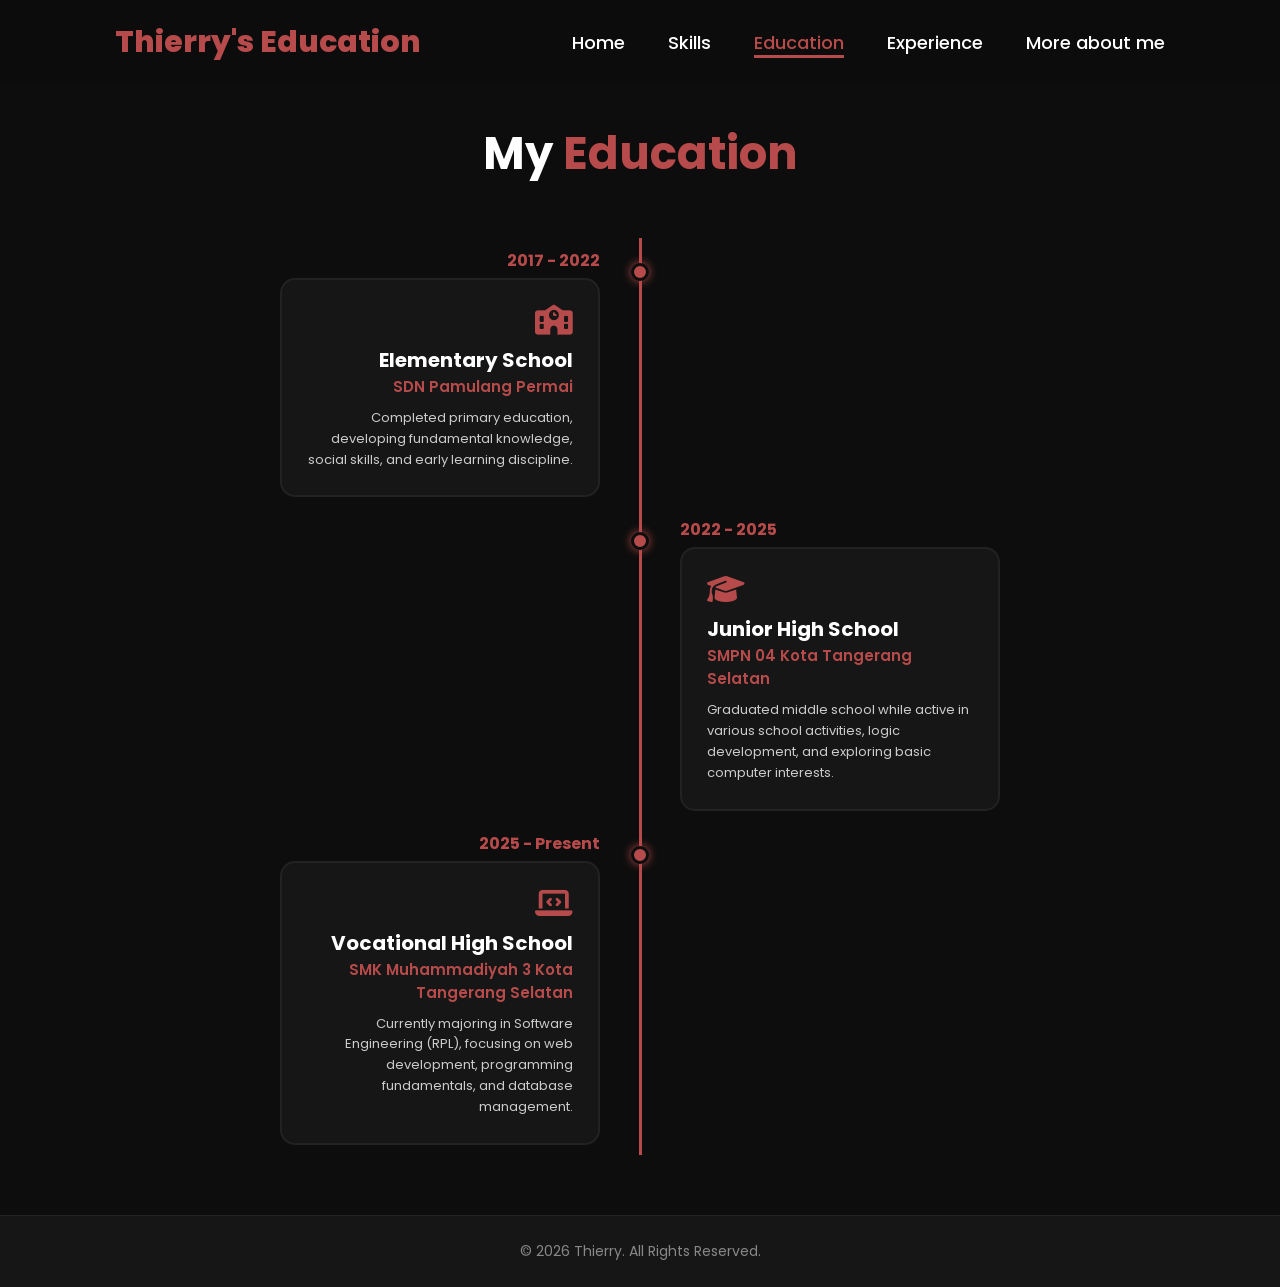
<file: education.html>
<!DOCTYPE html>
<html lang="en">
<head>
    <meta charset="UTF-8">
    <meta name="viewport" content="width=device-width, initial-scale=1.0">
    <title>Education - Thierry</title>

    <!-- Font Awesome CDN -->
    <link rel="stylesheet" href="https://cdnjs.cloudflare.com/ajax/libs/font-awesome/6.5.1/css/all.min.css">

    <!-- CSS Khusus Education -->
    <link rel="stylesheet" href="css/education.css">
</head>
<body>

    <!-- Header / Navbar -->
    <header>
        <a href="index.html" class="logo">Thierry's Education</a>

        <nav>
            <a href="index.html">Home</a>
            <a href="Skills.html">Skills</a>
            <a href="education.html" class="active">Education</a>
            <a href="Experience.html">Experience</a>
            <a href="More about me.html">More about me</a>
        </nav>
    </header>

    <!-- Seksi Education -->
    <section class="education">
        <h2 class="heading">My <span>Education</span></h2>

        <div class="timeline">
            <!-- 1. Elementary School -->
            <div class="timeline-item">
                <div class="timeline-dot"></div>
                <div class="timeline-date">2017 - 2022</div>
                <div class="timeline-content">
                    <i class="fa-solid fa-school"></i>
                    <h3>Elementary School</h3>
                    <h4>SDN Pamulang Permai</h4>
                    <p>Completed primary education, developing fundamental knowledge, social skills, and early learning discipline.</p>
                </div>
            </div>

            <!-- 2. Junior High School -->
            <div class="timeline-item">
                <div class="timeline-dot"></div>
                <div class="timeline-date">2022 - 2025</div>
                <div class="timeline-content">
                    <i class="fa-solid fa-graduation-cap"></i>
                    <h3>Junior High School</h3>
                    <h4>SMPN 04 Kota Tangerang Selatan</h4>
                    <p>Graduated middle school while active in various school activities, logic development, and exploring basic computer interests.</p>
                </div>
            </div>

            <!-- 3. Vocational High School -->
            <div class="timeline-item">
                <div class="timeline-dot"></div>
                <div class="timeline-date">2025 - Present</div>
                <div class="timeline-content">
                    <i class="fa-solid fa-laptop-code"></i>
                    <h3>Vocational High School</h3>
                    <h4>SMK Muhammadiyah 3 Kota Tangerang Selatan</h4>
                    <p>Currently majoring in Software Engineering (RPL), focusing on web development, programming fundamentals, and database management.</p>
                </div>
            </div>
        </div>
    </section>

    <!-- Footer -->
    <footer>
        <p>&copy; 2026 Thierry. All Rights Reserved.</p>
    </footer>

</body>
</html>
</file>
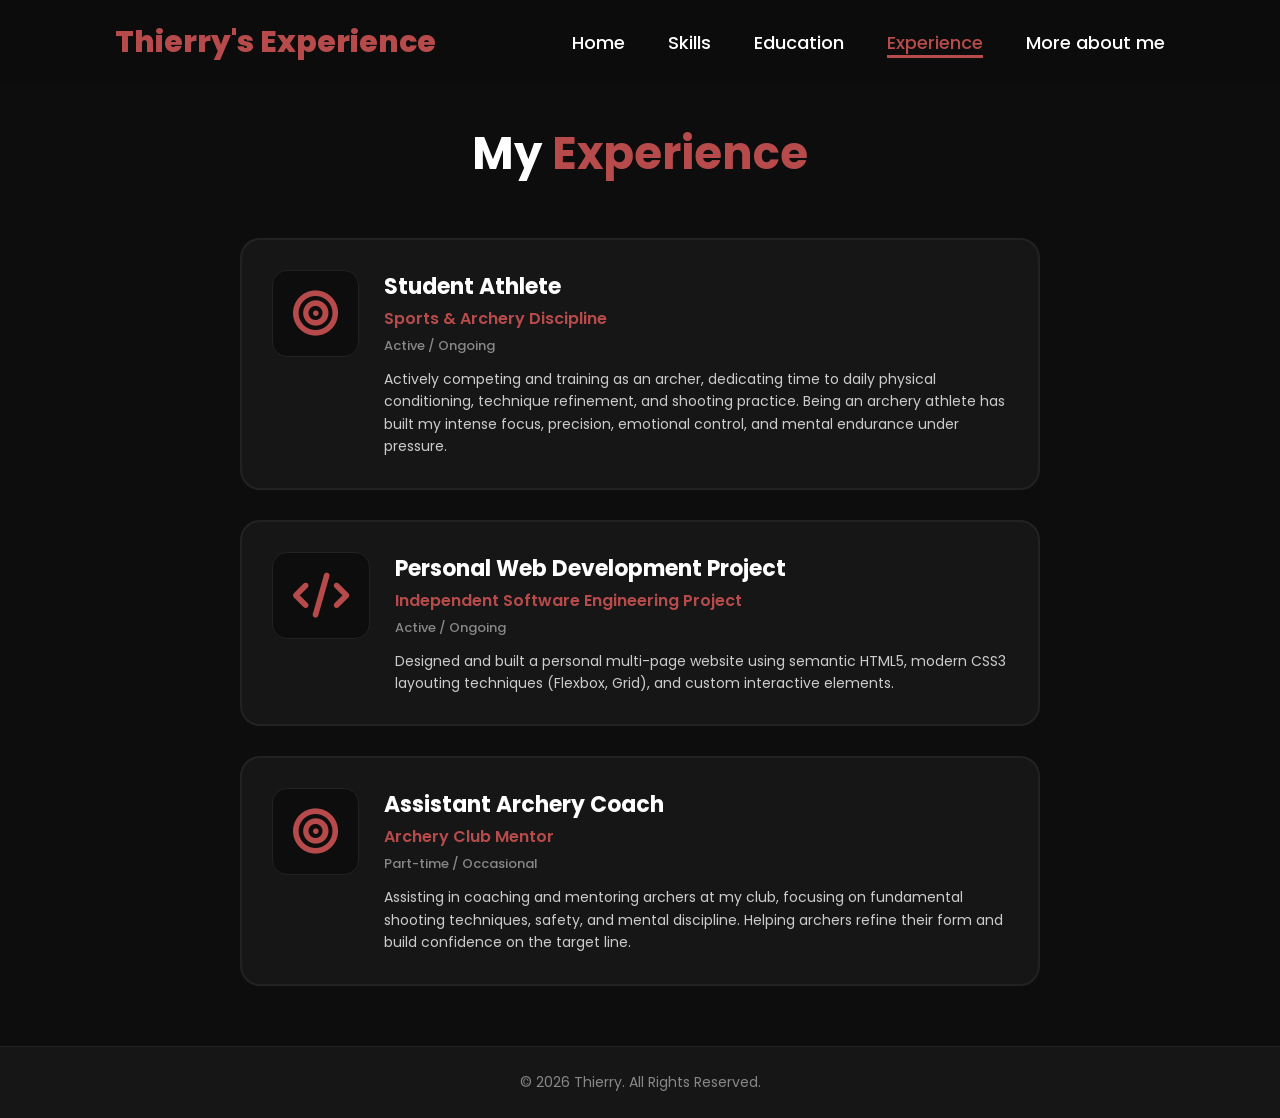
<file: experience.html>
<!DOCTYPE html>
<html lang="en">
<head>
    <meta charset="UTF-8">
    <meta name="viewport" content="width=device-width, initial-scale=1.0">
    <title>Experience - Thierry</title>

    <!-- Font Awesome CDN -->
    <link rel="stylesheet" href="https://cdnjs.cloudflare.com/ajax/libs/font-awesome/6.5.1/css/all.min.css">

    <!-- CSS Khusus Experience -->
    <link rel="stylesheet" href="css/experience.css">
</head>
<body>

    <!-- Header / Navbar -->
    <header>
        <a href="index.html" class="logo">Thierry's Experience</a>

        <nav>
            <a href="index.html">Home</a>
            <a href="Skills.html">Skills</a>
            <a href="Education.html">Education</a>
            <a href="experience.html" class="active">Experience</a>
            <a href="More about me.html">More about me</a>
        </nav>
    </header>

    <!-- Seksi Experience -->
    <section class="experience">
        <h2 class="heading">My <span>Experience</span></h2>

        <div class="experience-container">
            <!-- 1. Pengalaman Sebagai Atlet -->
            <div class="experience-box">
                <i class="fa-solid fa-bullseye"></i>
                <div class="experience-info">
                    <h3>Student Athlete</h3>
                    <h4>Sports & Archery Discipline</h4>
                    <span class="date">Active / Ongoing</span>
                    <p>Actively competing and training as an archer, dedicating time to daily physical conditioning, technique refinement, and shooting practice. Being an archery athlete has built my intense focus, precision, emotional control, and mental endurance under pressure.</p>
                </div>
            </div>

            <!-- 2. Pengalaman Proyek Coding (Website Portofolio) -->
            <div class="experience-box">
                <i class="fa-solid fa-code"></i>
                <div class="experience-info">
                    <h3>Personal Web Development Project</h3>
                    <h4>Independent Software Engineering Project</h4>
                    <span class="date">Active / Ongoing</span>
                    <p>Designed and built a personal multi-page website using semantic HTML5, modern CSS3 layouting techniques (Flexbox, Grid), and custom interactive elements.</p>
                </div>
            </div>

            <div class="experience-box">
                <i class="fa-solid fa-bullseye"></i>
                <div class="experience-info">
                    <h3>Assistant Archery Coach</h3>
                    <h4>Archery Club Mentor</h4>
                    <span class="date">Part-time / Occasional</span>
                    <p>Assisting in coaching and mentoring archers at my club, focusing on fundamental shooting techniques, safety, and mental discipline. Helping archers refine their form and build confidence on the target line.</p>
                </div>
        </div>
    </section>

    <!-- Footer -->
    <footer>
        <p>&copy; 2026 Thierry. All Rights Reserved.</p>
    </footer>

</body>
</html>
</file>
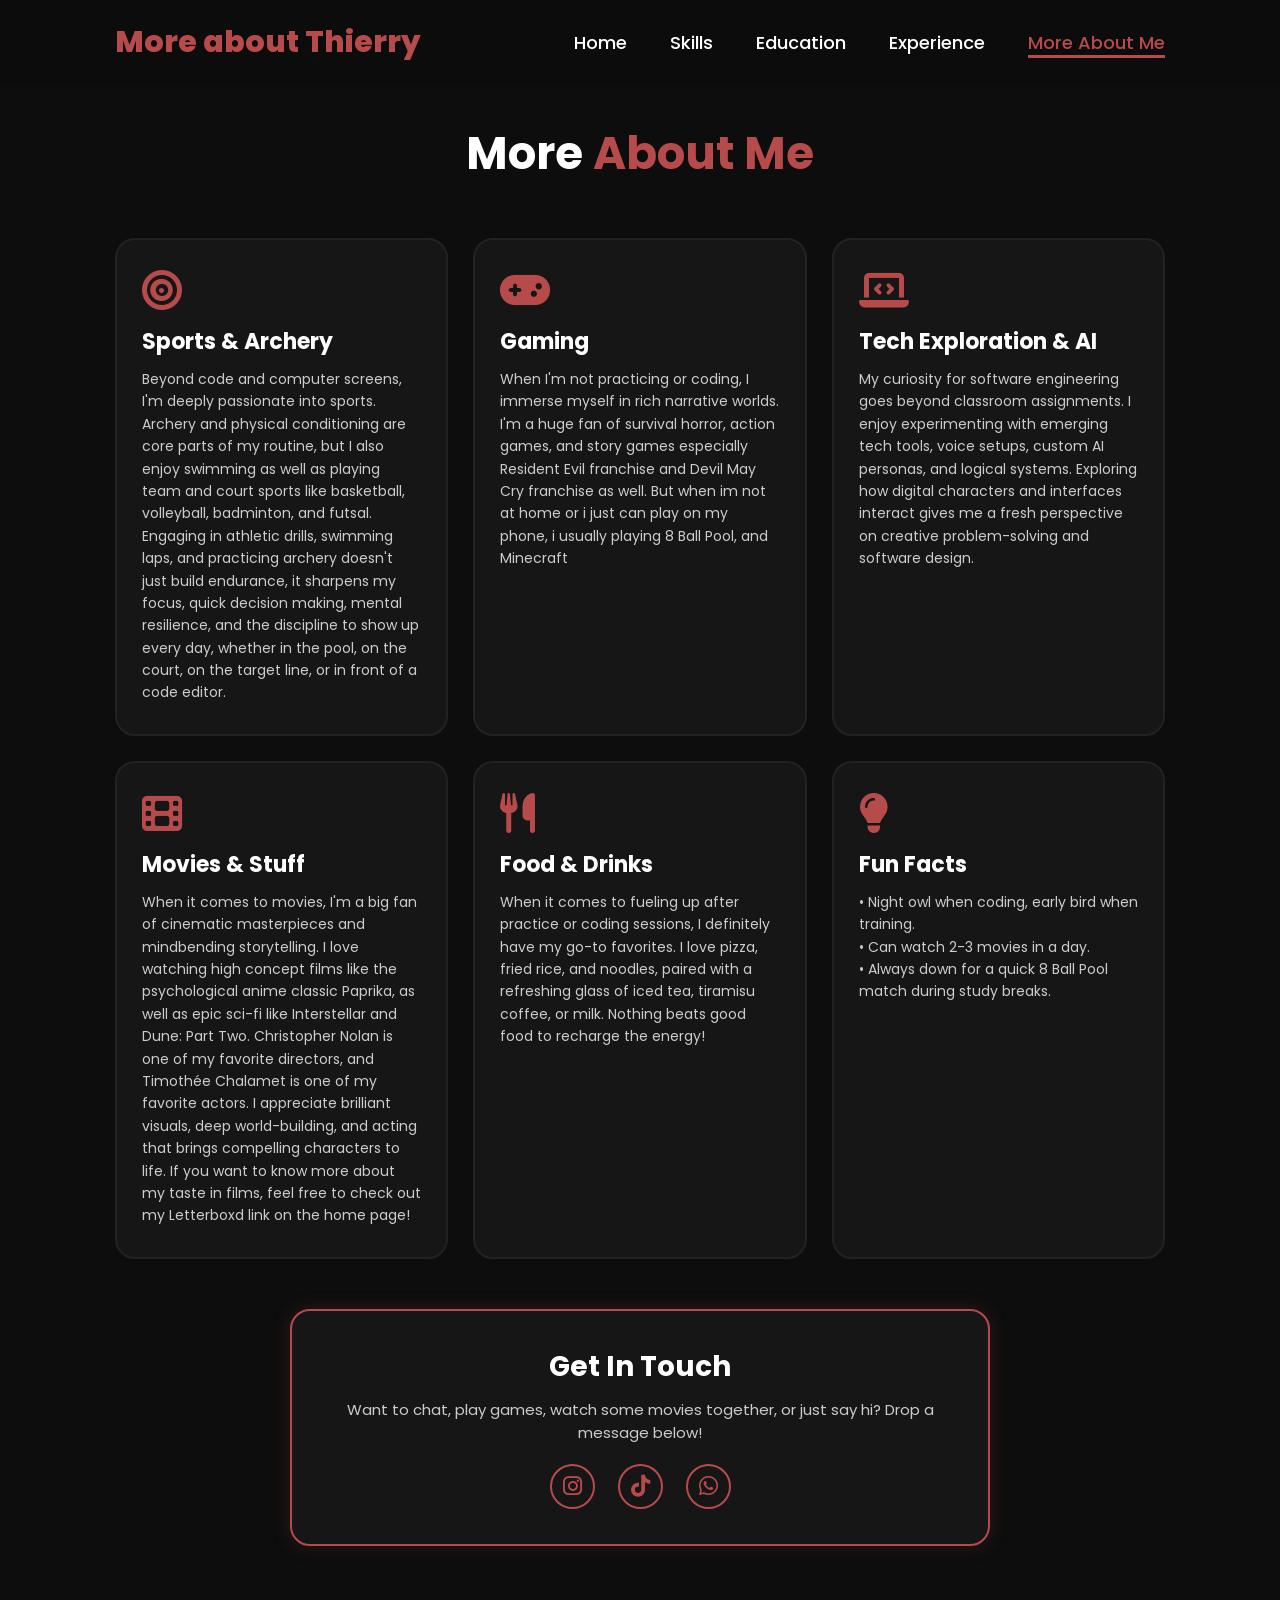
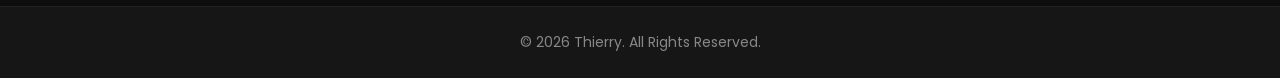
<file: more-about.html>
<!DOCTYPE html>
<html lang="en">
<head>
    <meta charset="UTF-8">
    <meta name="viewport" content="width=device-width, initial-scale=1.0">
    <title>More About Me - Thierry</title>

    <!-- Font Awesome CDN -->
    <link rel="stylesheet" href="https://cdnjs.cloudflare.com/ajax/libs/font-awesome/6.5.1/css/all.min.css">

    <!-- CSS Khusus More About Me -->
    <link rel="stylesheet" href="css/more-about.css">
</head>
<body>

    <!-- Header / Navbar -->
    <header>
        <a href="index.html" class="logo">More about Thierry</a>

        <nav>
            <a href="index.html">Home</a>
            <a href="skills.html">Skills</a>
            <a href="education.html">Education</a>
            <a href="Experience.html">Experience</a>
            <a href="more-about.html" class="active">More About Me</a>
        </nav>
    </header>

    <!-- Seksi More About Me -->
    <section class="more-about">
        <h2 class="heading">More <span>About Me</span></h2>

        <div class="about-grid">
            <!-- 1. Athletics & Archery -->
            <div class="about-card">
                <i class="fa-solid fa-bullseye"></i>
                <h3>Sports & Archery</h3>
                <p>Beyond code and computer screens, I'm deeply passionate into sports. Archery and physical conditioning are core parts of my routine, but I also enjoy swimming as well as playing team and court sports like basketball, volleyball, badminton, and futsal. Engaging in athletic drills, swimming laps, and practicing archery doesn't just build endurance, it sharpens my focus, quick decision making, mental resilience, and the discipline to show up every day, whether in the pool, on the court, on the target line, or in front of a code editor.</p>
            </div>

            <!-- 2. Gaming, Movies & Stories -->
            <div class="about-card">
                <i class="fa-solid fa-gamepad"></i>
                <h3>Gaming</h3>
                <p>When I'm not practicing or coding, I immerse myself in rich narrative worlds. I'm a huge fan of survival horror, action games, and story games especially Resident Evil franchise and Devil May Cry franchise as well. But when im not at home or i just can play on my phone, i usually playing 8 Ball Pool, and Minecraft</p>
            </div>

            <!-- 3. Tech Exploration & AI -->
            <div class="about-card">
                <i class="fa-solid fa-laptop-code"></i>
                <h3>Tech Exploration & AI</h3>
                <p>My curiosity for software engineering goes beyond classroom assignments. I enjoy experimenting with emerging tech tools, voice setups, custom AI personas, and logical systems. Exploring how digital characters and interfaces interact gives me a fresh perspective on creative problem-solving and software design.</p>
            </div>

            <div class="about-card">
                <i class="fa-solid fa-film"></i>
                <h3>Movies & Stuff</h3>
                <p>When it comes to movies, I'm a big fan of cinematic masterpieces and mindbending storytelling. I love watching high concept films like the psychological anime classic Paprika, as well as epic sci-fi like Interstellar and Dune: Part Two. Christopher Nolan is one of my favorite directors, and Timothée Chalamet is one of my favorite actors. I appreciate brilliant visuals, deep world-building, and acting that brings compelling characters to life. If you want to know more about my taste in films, feel free to check out my Letterboxd link on the home page!</p>
            </div>

            <div class="about-card">
                <i class="fa-solid fa-utensils"></i>
                <h3>Food & Drinks</h3>
                <p>When it comes to fueling up after practice or coding sessions, I definitely have my go-to favorites. I love pizza, fried rice, and noodles, paired with a refreshing glass of iced tea, tiramisu coffee, or milk. Nothing beats good food to recharge the energy!</p>
            </div>

            <div class="about-card">
                <i class="fa-solid fa-lightbulb"></i>
                <h3>Fun Facts</h3>
                <p>• Night owl when coding, early bird when training.<br> • Can watch 2-3 movies in a day.<br> • Always down for a quick 8 Ball Pool match during study breaks.</p>
            </div>
        </div>

        <!-- Kartu Kontak Ringkas (Get In Touch) -->
        <div class="contact-box">
            <h3>Get In Touch</h3>
            <p>Want to chat, play games, watch some movies together, or just say hi? Drop a message below!</p>
            <div class="social-icons">
                <a href="https://www.Instagram.com/thierry.dimr"><i class="fa-brands fa-instagram"></i></a>
                <a href="#"><i class="fa-brands fa-tiktok"></i></a>
                <a href="#"><i class="fa-brands fa-whatsapp"></i></a>
            </div>
        </div>
    </section>

    <!-- Footer -->
    <footer>
        <p>&copy; 2026 Thierry. All Rights Reserved.</p>
    </footer>

</body>
</html>
</file>
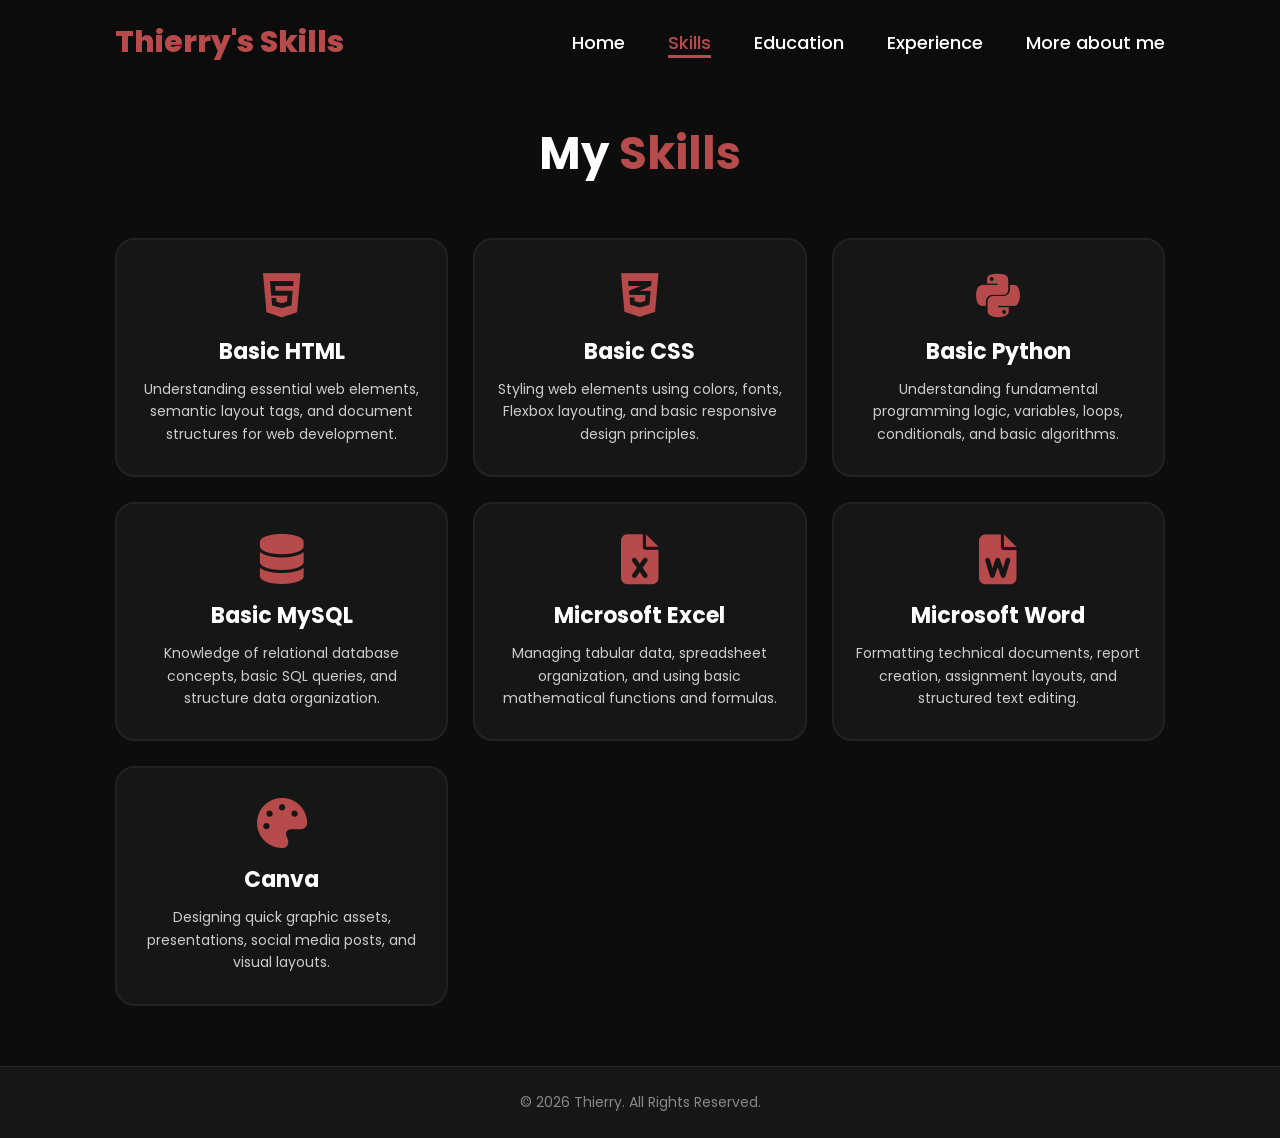
<file: skills.html>
<!DOCTYPE html>
<html lang="en">
<head>
    <meta charset="UTF-8">
    <meta name="viewport" content="width=device-width, initial-scale=1.0">
    <title>Skills - Thierry</title>

    <!-- Font Awesome CDN -->
    <link rel="stylesheet" href="https://cdnjs.cloudflare.com/ajax/libs/font-awesome/6.5.1/css/all.min.css">

    <!-- CSS Khusus Skills -->
    <link rel="stylesheet" href="css/skills.css">
</head>
<body>

    <!-- Header / Navbar -->
    <header>
        <a href="index.html" class="logo">Thierry's Skills</a>

        <nav>
            <a href="index.html">Home</a>
            <a href="skills.html" class="active">Skills</a>
            <a href="Education.html">Education</a>
            <a href="Experience.html">Experience</a>
            <a href="More about me.html">More about me</a>
        </nav>
    </header>

    <!-- Seksi Skills -->
    <section class="skills">
        <h2 class="heading">My <span>Skills</span></h2>

        <div class="skills-container">
            <!-- 1. HTML -->
            <div class="skills-box">
                <i class="fa-brands fa-html5"></i>
                <h3>Basic HTML</h3>
                <p>Understanding essential web elements, semantic layout tags, and document structures for web development.</p>
            </div>

            <!-- 2. CSS -->
            <div class="skills-box">
                <i class="fa-brands fa-css3-alt"></i>
                <h3>Basic CSS</h3>
                <p>Styling web elements using colors, fonts, Flexbox layouting, and basic responsive design principles.</p>
            </div>

            <!-- 3. Python -->
            <div class="skills-box">
                <i class="fa-brands fa-python"></i>
                <h3>Basic Python</h3>
                <p>Understanding fundamental programming logic, variables, loops, conditionals, and basic algorithms.</p>
            </div>

            <!-- 4. MySQL -->
            <div class="skills-box">
                <i class="fa-solid fa-database"></i>
                <h3>Basic MySQL</h3>
                <p>Knowledge of relational database concepts, basic SQL queries, and structure data organization.</p>
            </div>

            <!-- 5. Microsoft Excel -->
            <div class="skills-box">
                <i class="fa-solid fa-file-excel"></i>
                <h3>Microsoft Excel</h3>
                <p>Managing tabular data, spreadsheet organization, and using basic mathematical functions and formulas.</p>
            </div>

            <!-- 6. Microsoft Word -->
            <div class="skills-box">
                <i class="fa-solid fa-file-word"></i>
                <h3>Microsoft Word</h3>
                <p>Formatting technical documents, report creation, assignment layouts, and structured text editing.</p>
            </div>

            <!-- 7. Canva -->
            <div class="skills-box">
                <i class="fa-solid fa-palette"></i>
                <h3>Canva</h3>
                <p>Designing quick graphic assets, presentations, social media posts, and visual layouts.</p>
            </div>
        </div>
    </section>

    <!-- Footer -->
    <footer>
        <p>&copy; 2026 Thierry. All Rights Reserved.</p>
    </footer>

</body>
</html>
</file>
<file: css/education.css>
@import url('https://fonts.googleapis.com/css2?family=Poppins:wght@300;400;500;600;700;800;900&display=swap');

* {
    margin: 0;
    padding: 0;
    box-sizing: border-box;
    text-decoration: none;
    border: none;
    outline: none;
    font-family: 'Poppins', sans-serif;
}

html {
    font-size: 62.5%;
    scroll-behavior: smooth;
}

body {
    width: 100%;
    min-height: 100vh;
    overflow-x: hidden;
    background-color: #0d0d0d;
    color: white;
}

/* --- HEADER / NAVBAR --- */
header {
    position: fixed;
    top: 0;
    left: 0;
    width: 100%;
    padding: 2rem 9%;
    background-color: rgba(13, 13, 13, 0.85);
    backdrop-filter: blur(10px);
    display: flex;
    justify-content: space-between;
    align-items: center;
    z-index: 100;
}

.logo {
    font-size: 3rem;
    color: #b74b4b;
    font-weight: 800;
    cursor: pointer;
    transition: 0.5s ease;
}

.logo:hover {
    transform: scale(1.1);
}

nav a {
    font-size: 1.8rem;
    color: white;
    margin-left: 4rem;
    font-weight: 500;
    transition: 0.3s ease;
    border-bottom: 3px solid transparent;
}

nav a:hover,
nav a.active {
    color: #b74b4b;
    border-bottom: 3px solid #b74b4b;
}

/* --- EDUCATION TIMELINE SECTION --- */
section {
    min-height: 100vh;
    padding: 12rem 9% 6rem;
}

.heading {
    text-align: center;
    font-size: 4.5rem;
    font-weight: 700;
    margin-bottom: 5rem;
}

span {
    color: #b74b4b;
}

.timeline {
    position: relative;
    max-width: 800px;
    margin: 0 auto;
}

/* Garis Tengah Timeline */
.timeline::after {
    content: '';
    position: absolute;
    width: 3px;
    background-color: #b74b4b;
    top: 0;
    bottom: 0;
    left: 50%;
    margin-left: -1.5px;
}

.timeline-item {
    padding: 10px 40px;
    position: relative;
    background-color: inherit;
    width: 50%;
}

/* Penataan Kiri dan Kanan */
.timeline-item:nth-child(odd) {
    left: 0;
    text-align: right;
}

.timeline-item:nth-child(even) {
    left: 50%;
    text-align: left;
}

/* Titik Glowing Merah di Garis */
.timeline-dot {
    height: 18px;
    width: 18px;
    position: absolute;
    background-color: #b74b4b;
    border: 3px solid #0d0d0d;
    top: 25px;
    border-radius: 50%;
    z-index: 1;
    box-shadow: 0 0 10px #b74b4b;
}

.timeline-item:nth-child(odd) .timeline-dot {
    right: -9px;
}

.timeline-item:nth-child(even) .timeline-dot {
    left: -9px;
}

.timeline-date {
    font-size: 1.6rem;
    font-weight: 700;
    color: #b74b4b;
    margin-bottom: 0.5rem;
}

.timeline-content {
    padding: 2.5rem;
    background-color: #161616;
    position: relative;
    border-radius: 1.5rem;
    border: 2px solid #222;
    transition: 0.4s ease;
}

.timeline-content:hover {
    border-color: #b74b4b;
    transform: translateY(-5px);
    box-shadow: 0 0 20px rgba(183, 75, 75, 0.3);
}

.timeline-content i {
    font-size: 3rem;
    color: #b74b4b;
    margin-bottom: 1rem;
}

.timeline-content h3 {
    font-size: 2rem;
    font-weight: 700;
    color: white;
}

.timeline-content h4 {
    font-size: 1.5rem;
    font-weight: 600;
    color: #b74b4b;
    margin-bottom: 1rem;
}

.timeline-content p {
    font-size: 1.3rem;
    color: #ccc;
    line-height: 1.6;
}

/* --- FOOTER --- */
footer {
    text-align: center;
    padding: 2.5rem 9%;
    background-color: #161616;
    color: #888;
    font-size: 1.4rem;
    border-top: 1px solid #222;
}

/* --- RESPONSIVE LAYOUT (PONSEL & TABLET) --- */
@media (max-width: 768px) {
    header {
        padding: 2rem 5%;
    }

    nav a {
        font-size: 1.6rem;
        margin-left: 2rem;
    }

    .timeline::after {
        left: 31px;
    }

    .timeline-item {
        width: 100%;
        padding-left: 70px;
        padding-right: 20px;
    }

    .timeline-item:nth-child(odd),
    .timeline-item:nth-child(even) {
        left: 0;
        text-align: left;
    }

    .timeline-item:nth-child(odd) .timeline-dot,
    .timeline-item:nth-child(even) .timeline-dot {
        left: 22px;
    }
}

.menu-icon {
    display: none;
    font-size: 2.8rem;
    color: #b74b4b;
    cursor: pointer;
}

/* ========================================== */
/* FIX EDUCATION PAGE KHUSUS HP (768px)       */
/* ========================================== */
@media (max-width: 768px) {
    .menu-icon {
        display: block;
    }

    /* Header melayang rapi di atas */
    header {
        position: fixed !important;
        top: 0;
        left: 0;
        width: 100%;
        display: flex !important;
        flex-direction: row !important;
        justify-content: space-between !important;
        align-items: center !important;
        padding: 1.5rem 5% !important;
        background-color: rgba(0, 0, 0, 0.9) !important;
        backdrop-filter: blur(10px);
        z-index: 1000;
    }

    /* Menu disembunyikan ke atas secara default */
    nav, #navbar {
        position: absolute !important;
        top: 100% !important;
        left: 0 !important;
        width: 100% !important;
        padding: 1.5rem 5% !important;
        background-color: #111111 !important;
        border-top: 1px solid #b74b4b !important;
        border-bottom: 2px solid #b74b4b !important;
        box-shadow: 0 10px 15px rgba(0,0,0,0.7);
        display: none !important; /* Menu tersembunyi */
        flex-direction: column !important;
        gap: 1.2rem !important;
    }

    /* Menu muncul saat class 'active' aktif lewat klik JS */
    nav.active, #navbar.active {
        display: flex !important;
    }

    nav a, #navbar a {
        font-size: 1.6rem !important;
        display: block !important;
        text-align: center !important;
        padding: 8px 0 !important;
        margin: 0 !important;
    }

    /* Beri ruang atas untuk section agar tidak tertutup header fixed */
    section, .home, .skills, .education, .experience, .more-about {
        padding-top: 110px !important;
    }

    /* Penyesuaian foto profil di HP */
    .home-img img, .hero-img img {
        width: 190px !important;
        height: 190px !important;
        margin: 10px auto 20px !important;
        object-fit: cover !important;
        object-position: center 20% !important;
    }
}
</file>
<file: css/experience.css>
@import url('https://fonts.googleapis.com/css2?family=Poppins:wght@300;400;500;600;700;800;900&display=swap');

* {
    margin: 0;
    padding: 0;
    box-sizing: border-box;
    text-decoration: none;
    border: none;
    outline: none;
    font-family: 'Poppins', sans-serif;
}

html {
    font-size: 62.5%;
    scroll-behavior: smooth;
}

body {
    width: 100%;
    min-height: 100vh;
    overflow-x: hidden;
    background-color: #0d0d0d;
    color: white;
}

/* --- HEADER / NAVBAR --- */
header {
    position: fixed;
    top: 0;
    left: 0;
    width: 100%;
    padding: 2rem 9%;
    background-color: rgba(13, 13, 13, 0.85);
    backdrop-filter: blur(10px);
    display: flex;
    justify-content: space-between;
    align-items: center;
    z-index: 100;
}

.logo {
    font-size: 3rem;
    color: #b74b4b;
    font-weight: 800;
    cursor: pointer;
    transition: 0.5s ease;
}

.logo:hover {
    transform: scale(1.1);
}

nav a {
    font-size: 1.8rem;
    color: white;
    margin-left: 4rem;
    font-weight: 500;
    transition: 0.3s ease;
    border-bottom: 3px solid transparent;
}

nav a:hover,
nav a.active {
    color: #b74b4b;
    border-bottom: 3px solid #b74b4b;
}

/* --- EXPERIENCE SECTION --- */
section {
    min-height: 100vh;
    padding: 12rem 9% 6rem;
}

.heading {
    text-align: center;
    font-size: 4.5rem;
    font-weight: 700;
    margin-bottom: 5rem;
}

span {
    color: #b74b4b;
}

.experience-container {
    display: flex;
    flex-direction: column;
    gap: 3rem;
    max-width: 800px;
    margin: 0 auto;
}

.experience-box {
    display: flex;
    align-items: flex-start;
    gap: 2.5rem;
    background-color: #161616;
    padding: 3rem;
    border-radius: 2rem;
    border: 2px solid #222;
    transition: 0.4s ease;
}

.experience-box:hover {
    border-color: #b74b4b;
    transform: translateY(-5px);
    box-shadow: 0 0 25px rgba(183, 75, 75, 0.3);
}

.experience-box i {
    font-size: 4.5rem;
    color: #b74b4b;
    background-color: #0d0d0d;
    padding: 2rem;
    border-radius: 1.5rem;
    border: 1px solid #222;
}

.experience-info h3 {
    font-size: 2.2rem;
    font-weight: 700;
    color: white;
}

.experience-info h4 {
    font-size: 1.6rem;
    font-weight: 600;
    color: #b74b4b;
    margin-top: 0.3rem;
}

.experience-info .date {
    display: inline-block;
    font-size: 1.3rem;
    color: #888;
    margin: 0.5rem 0 1.2rem;
    font-weight: 500;
}

.experience-info p {
    font-size: 1.4rem;
    color: #ccc;
    line-height: 1.6;
}

/* --- FOOTER --- */
footer {
    text-align: center;
    padding: 2.5rem 9%;
    background-color: #161616;
    color: #888;
    font-size: 1.4rem;
    border-top: 1px solid #222;
}

/* --- RESPONSIVE LAYOUT --- */
@media (max-width: 768px) {
    header {
        padding: 2rem 5%;
    }

    nav a {
        font-size: 1.6rem;
        margin-left: 2rem;
    }

    .experience-box {
        flex-direction: column;
        align-items: center;
        text-align: center;
    }
}

.menu-icon {
    display: none;
    font-size: 2.8rem;
    color: #b74b4b;
    cursor: pointer;
}

/* ========================================== */
/* FIX EXPERIENCE PAGE KHUSUS HP (768px)      */
/* ========================================== */
@media (max-width: 768px) {
    .menu-icon {
        display: block;
    }

    /* Header melayang rapi di atas */
    header {
        position: fixed !important;
        top: 0;
        left: 0;
        width: 100%;
        display: flex !important;
        flex-direction: row !important;
        justify-content: space-between !important;
        align-items: center !important;
        padding: 1.5rem 5% !important;
        background-color: rgba(0, 0, 0, 0.9) !important;
        backdrop-filter: blur(10px);
        z-index: 1000;
    }

    /* Menu disembunyikan ke atas secara default */
    nav, #navbar {
        position: absolute !important;
        top: 100% !important;
        left: 0 !important;
        width: 100% !important;
        padding: 1.5rem 5% !important;
        background-color: #111111 !important;
        border-top: 1px solid #b74b4b !important;
        border-bottom: 2px solid #b74b4b !important;
        box-shadow: 0 10px 15px rgba(0,0,0,0.7);
        display: none !important; /* Menu tersembunyi */
        flex-direction: column !important;
        gap: 1.2rem !important;
    }

    /* Menu muncul saat class 'active' aktif lewat klik JS */
    nav.active, #navbar.active {
        display: flex !important;
    }

    nav a, #navbar a {
        font-size: 1.6rem !important;
        display: block !important;
        text-align: center !important;
        padding: 8px 0 !important;
        margin: 0 !important;
    }

    /* Beri ruang atas untuk section agar tidak tertutup header fixed */
    section, .home, .skills, .education, .experience, .more-about {
        padding-top: 110px !important;
    }

    /* Penyesuaian foto profil di HP */
    .home-img img, .hero-img img {
        width: 190px !important;
        height: 190px !important;
        margin: 10px auto 20px !important;
        object-fit: cover !important;
        object-position: center 20% !important;
    }
}
</file>
<file: css/more-about.css>
@import url('https://fonts.googleapis.com/css2?family=Poppins:wght@300;400;500;600;700;800;900&display=swap');

* {
    margin: 0;
    padding: 0;
    box-sizing: border-box;
    text-decoration: none;
    border: none;
    outline: none;
    font-family: 'Poppins', sans-serif;
}

html {
    font-size: 62.5%;
    scroll-behavior: smooth;
}

body {
    width: 100%;
    min-height: 100vh;
    overflow-x: hidden;
    background-color: #0d0d0d;
    color: white;
}

/* --- HEADER / NAVBAR --- */
header {
    position: fixed;
    top: 0;
    left: 0;
    width: 100%;
    padding: 2rem 9%;
    background-color: rgba(13, 13, 13, 0.85);
    backdrop-filter: blur(10px);
    display: flex;
    justify-content: space-between;
    align-items: center;
    z-index: 100;
}

.logo {
    font-size: 3rem;
    color: #b74b4b;
    font-weight: 800;
    cursor: pointer;
    transition: 0.5s ease;
}

.logo:hover {
    transform: scale(1.1);
}

nav a {
    font-size: 1.8rem;
    color: white;
    margin-left: 4rem;
    font-weight: 500;
    transition: 0.3s ease;
    border-bottom: 3px solid transparent;
}

nav a:hover,
nav a.active {
    color: #b74b4b;
    border-bottom: 3px solid #b74b4b;
}

/* --- MORE ABOUT ME SECTION --- */
section {
    min-height: 100vh;
    padding: 12rem 9% 6rem;
}

.heading {
    text-align: center;
    font-size: 4.5rem;
    font-weight: 700;
    margin-bottom: 5rem;
}

span {
    color: #b74b4b;
}

.about-grid {
    display: grid;
    grid-template-columns: repeat(auto-fit, minmax(280px, 1fr));
    gap: 2.5rem;
    margin-bottom: 5rem;
}

.about-card {
    background-color: #161616;
    padding: 3rem 2.5rem;
    border-radius: 2rem;
    border: 2px solid #222;
    transition: 0.4s ease;
}

.about-card:hover {
    border-color: #b74b4b;
    transform: translateY(-8px);
    box-shadow: 0 0 25px rgba(183, 75, 75, 0.3);
}

.about-card i {
    font-size: 4rem;
    color: #b74b4b;
    margin-bottom: 1.5rem;
}

.about-card h3 {
    font-size: 2.2rem;
    font-weight: 700;
    margin-bottom: 1rem;
    color: white;
}

.about-card p {
    font-size: 1.4rem;
    color: #ccc;
    line-height: 1.6;
}

/* --- CONTACT BOX DI BAGIAN BAWAH --- */
.contact-box {
    background-color: #161616;
    padding: 3.5rem;
    border-radius: 2rem;
    text-align: center;
    border: 2px solid #b74b4b;
    box-shadow: 0 0 20px rgba(183, 75, 75, 0.2);
    max-width: 700px;
    margin: 0 auto;
}

.contact-box h3 {
    font-size: 2.8rem;
    font-weight: 700;
    margin-bottom: 1rem;
    color: white;
}

.contact-box p {
    font-size: 1.5rem;
    color: #ccc;
    margin-bottom: 2rem;
}

.social-icons a {
    display: inline-flex;
    justify-content: center;
    align-items: center;
    width: 4.5rem;
    height: 4.5rem;
    background-color: transparent;
    border: 0.2rem solid #b74b4b;
    font-size: 2.2rem;
    border-radius: 50%;
    margin: 0 1rem;
    transition: 0.3s ease;
    color: #b74b4b;
}

.social-icons a:hover {
    color: black;
    transform: scale(1.2) translateY(-5px);
    background-color: #b74b4b;
    box-shadow: 0 0 20px #b74b4b;
}

/* --- FOOTER --- */
footer {
    text-align: center;
    padding: 2.5rem 9%;
    background-color: #161616;
    color: #888;
    font-size: 1.4rem;
    border-top: 1px solid #222;
}

.menu-icon {
    display: none;
    font-size: 2.8rem;
    color: #b74b4b;
    cursor: pointer;
}

/* ========================================== */
/* FIX ABOUT ME PAGE KHUSUS HP (768px)        */
/* ========================================== */
@media (max-width: 768px) {
    .menu-icon {
        display: block;
    }

    /* Header melayang rapi di atas */
    header {
        position: fixed !important;
        top: 0;
        left: 0;
        width: 100%;
        display: flex !important;
        flex-direction: row !important;
        justify-content: space-between !important;
        align-items: center !important;
        padding: 1.5rem 5% !important;
        background-color: rgba(0, 0, 0, 0.9) !important;
        backdrop-filter: blur(10px);
        z-index: 1000;
    }

    /* Menu disembunyikan ke atas secara default */
    nav, #navbar {
        position: absolute !important;
        top: 100% !important;
        left: 0 !important;
        width: 100% !important;
        padding: 1.5rem 5% !important;
        background-color: #111111 !important;
        border-top: 1px solid #b74b4b !important;
        border-bottom: 2px solid #b74b4b !important;
        box-shadow: 0 10px 15px rgba(0,0,0,0.7);
        display: none !important; /* Menu tersembunyi */
        flex-direction: column !important;
        gap: 1.2rem !important;
    }

    /* Menu muncul saat class 'active' aktif lewat klik JS */
    nav.active, #navbar.active {
        display: flex !important;
    }

    nav a, #navbar a {
        font-size: 1.6rem !important;
        display: block !important;
        text-align: center !important;
        padding: 8px 0 !important;
        margin: 0 !important;
    }

    /* Beri ruang atas untuk section agar tidak tertutup header fixed */
    section, .home, .skills, .education, .experience, .more-about {
        padding-top: 110px !important;
    }

    /* Penyesuaian foto profil di HP */
    .home-img img, .hero-img img {
        width: 190px !important;
        height: 190px !important;
        margin: 10px auto 20px !important;
        object-fit: cover !important;
        object-position: center 20% !important;
    }
}
</file>
<file: css/skills.css>
@import url('https://fonts.googleapis.com/css2?family=Poppins:wght@300;400;500;600;700;800;900&display=swap');

* {
    margin: 0;
    padding: 0;
    box-sizing: border-box;
    text-decoration: none;
    border: none;
    outline: none;
    font-family: 'Poppins', sans-serif;
}

html {
    font-size: 62.5%;
    scroll-behavior: smooth;
}

body {
    width: 100%;
    min-height: 100vh;
    overflow-x: hidden;
    background-color: #0d0d0d;
    color: white;
}

/* --- HEADER / NAVBAR --- */
header {
    position: fixed;
    top: 0;
    left: 0;
    width: 100%;
    padding: 2rem 9%;
    background-color: rgba(13, 13, 13, 0.85);
    backdrop-filter: blur(10px);
    display: flex;
    justify-content: space-between;
    align-items: center;
    z-index: 100;
}

.logo {
    font-size: 3rem;
    color: #b74b4b;
    font-weight: 800;
    cursor: pointer;
    transition: 0.5s ease;
}

.logo:hover {
    transform: scale(1.1);
}

nav a {
    font-size: 1.8rem;
    color: white;
    margin-left: 4rem;
    font-weight: 500;
    transition: 0.3s ease;
    border-bottom: 3px solid transparent;
}

nav a:hover,
nav a.active {
    color: #b74b4b;
    border-bottom: 3px solid #b74b4b;
}

/* --- SKILLS SECTION --- */
section {
    min-height: 100vh;
    padding: 12rem 9% 6rem; /* Padding top dikasih ruang buat navbar */
}

.heading {
    text-align: center;
    font-size: 4.5rem;
    font-weight: 700;
    margin-bottom: 5rem;
}

span {
    color: #b74b4b;
}

.skills-container {
    display: grid;
    grid-template-columns: repeat(auto-fit, minmax(260px, 1fr));
    gap: 2.5rem;
    justify-content: center;
}

.skills-box {
    background-color: #161616;
    padding: 3rem 2rem;
    border-radius: 2rem;
    text-align: center;
    border: 2px solid #222;
    transition: 0.4s ease;
}

.skills-box:hover {
    border-color: #b74b4b;
    transform: translateY(-8px);
    box-shadow: 0 0 25px #b74b4b;
}

.skills-box i {
    font-size: 5rem;
    color: #b74b4b;
    margin-bottom: 1.5rem;
}

.skills-box h3 {
    font-size: 2.2rem;
    font-weight: 700;
    margin-bottom: 1rem;
    color: white;
}

.skills-box p {
    font-size: 1.4rem;
    color: #ccc;
    line-height: 1.6;
}

/* --- FOOTER --- */
footer {
    text-align: center;
    padding: 2.5rem 9%;
    background-color: #161616;
    color: #888;
    font-size: 1.4rem;
    border-top: 1px solid #222;
}

/* --- RESPONSIVE LAYOUT --- */
@media (max-width: 995px) {
    header {
        padding: 2rem 5%;
    }

    nav a {
        font-size: 1.6rem;
        margin-left: 2rem;
    }

    section {
        padding: 10rem 5% 5rem;
    }

    .heading {
        font-size: 3.5rem;
    }
}

.menu-icon {
    display: none;
    font-size: 2.8rem;
    color: #b74b4b;
    cursor: pointer;
}

/* ========================================== */
/* FIX TAMPILAN SKILLS KHUSUS LAYAR HP (MOBILE)*/
/* ========================================== */
@media (max-width: 768px) {
    .menu-icon {
        display: block;
    }

    /* Header melayang rapi di atas */
    header {
        position: fixed !important;
        top: 0;
        left: 0;
        width: 100%;
        display: flex !important;
        flex-direction: row !important;
        justify-content: space-between !important;
        align-items: center !important;
        padding: 1.5rem 5% !important;
        background-color: rgba(0, 0, 0, 0.9) !important;
        backdrop-filter: blur(10px);
        z-index: 1000;
    }

    /* Menu disembunyikan ke atas secara default */
    nav, #navbar {
        position: absolute !important;
        top: 100% !important;
        left: 0 !important;
        width: 100% !important;
        padding: 1.5rem 5% !important;
        background-color: #111111 !important;
        border-top: 1px solid #b74b4b !important;
        border-bottom: 2px solid #b74b4b !important;
        box-shadow: 0 10px 15px rgba(0,0,0,0.7);
        display: none !important; /* Menu tersembunyi */
        flex-direction: column !important;
        gap: 1.2rem !important;
    }

    /* Menu muncul saat class 'active' aktif lewat klik JS */
    nav.active, #navbar.active {
        display: flex !important;
    }

    nav a, #navbar a {
        font-size: 1.6rem !important;
        display: block !important;
        text-align: center !important;
        padding: 8px 0 !important;
        margin: 0 !important;
    }

    /* Beri ruang atas untuk section agar tidak tertutup header fixed */
    section, .home, .skills, .education, .experience, .more-about {
        padding-top: 110px !important;
    }

    /* Penyesuaian foto profil di HP */
    .home-img img, .hero-img img {
        width: 190px !important;
        height: 190px !important;
        margin: 10px auto 20px !important;
        object-fit: cover !important;
        object-position: center 20% !important;
    }
}
</file>
